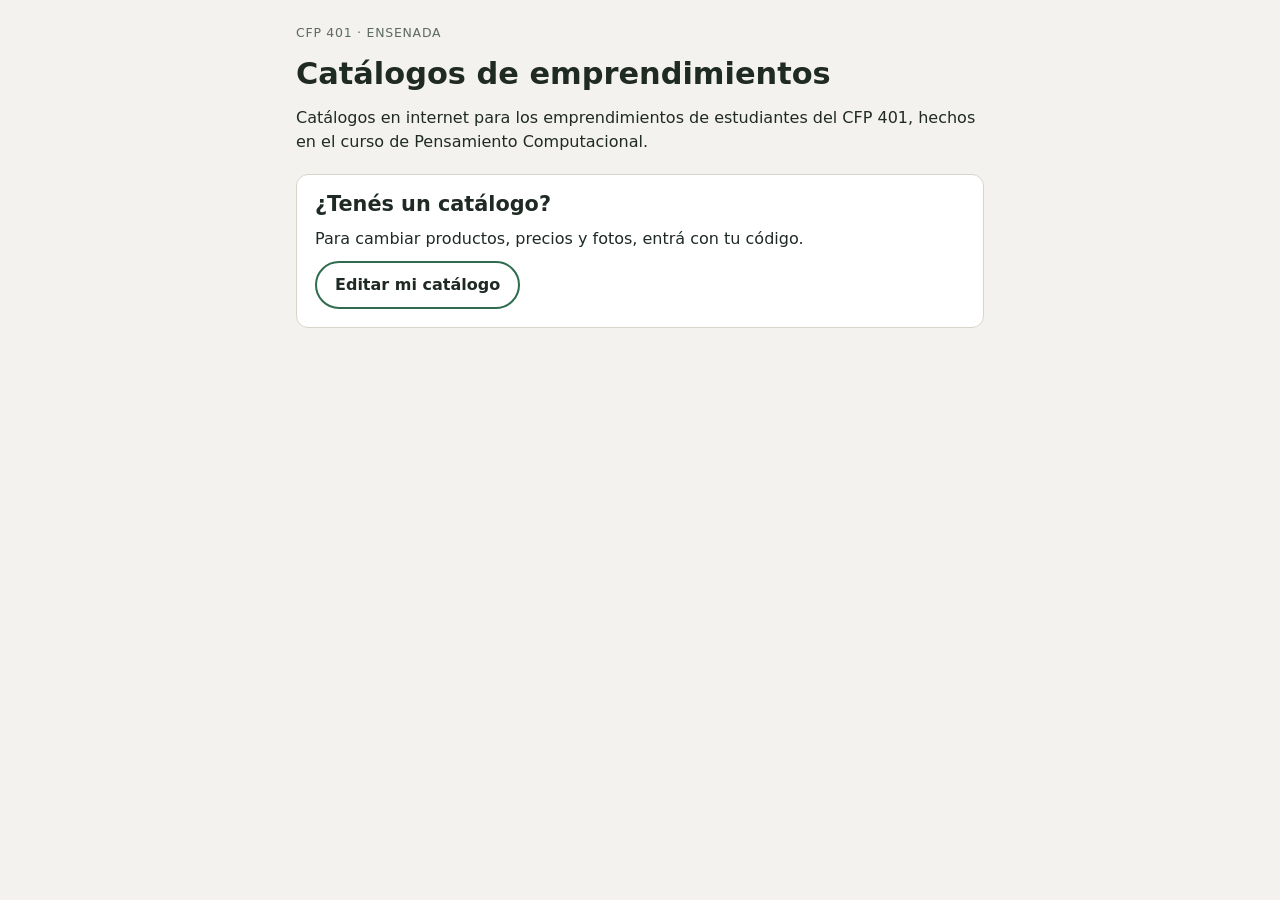
<file: index.html>
<!doctype html>
<html lang="es">
<head>
    <meta charset="utf-8">
    <meta name="viewport" content="width=device-width, initial-scale=1">
    <title>Catálogos · CFP 401</title>
    <link rel="stylesheet" href="herramientas.css">
</head>
<body>
    <main class="hoja">
        <header class="bloque">
            <span class="etiqueta">CFP 401 · Ensenada</span>
            <h1>Catálogos de emprendimientos</h1>
            <p>Catálogos en internet para los emprendimientos de estudiantes del CFP 401, hechos en el curso de Pensamiento Computacional.</p>
        </header>
        <section class="tarjeta">
            <h2>¿Tenés un catálogo?</h2>
            <p>Para cambiar productos, precios y fotos, entrá con tu código.</p>
            <p><a class="secundario" href="editar/">Editar mi catálogo</a></p>
        </section>
    </main>
</body>
</html>
</file>
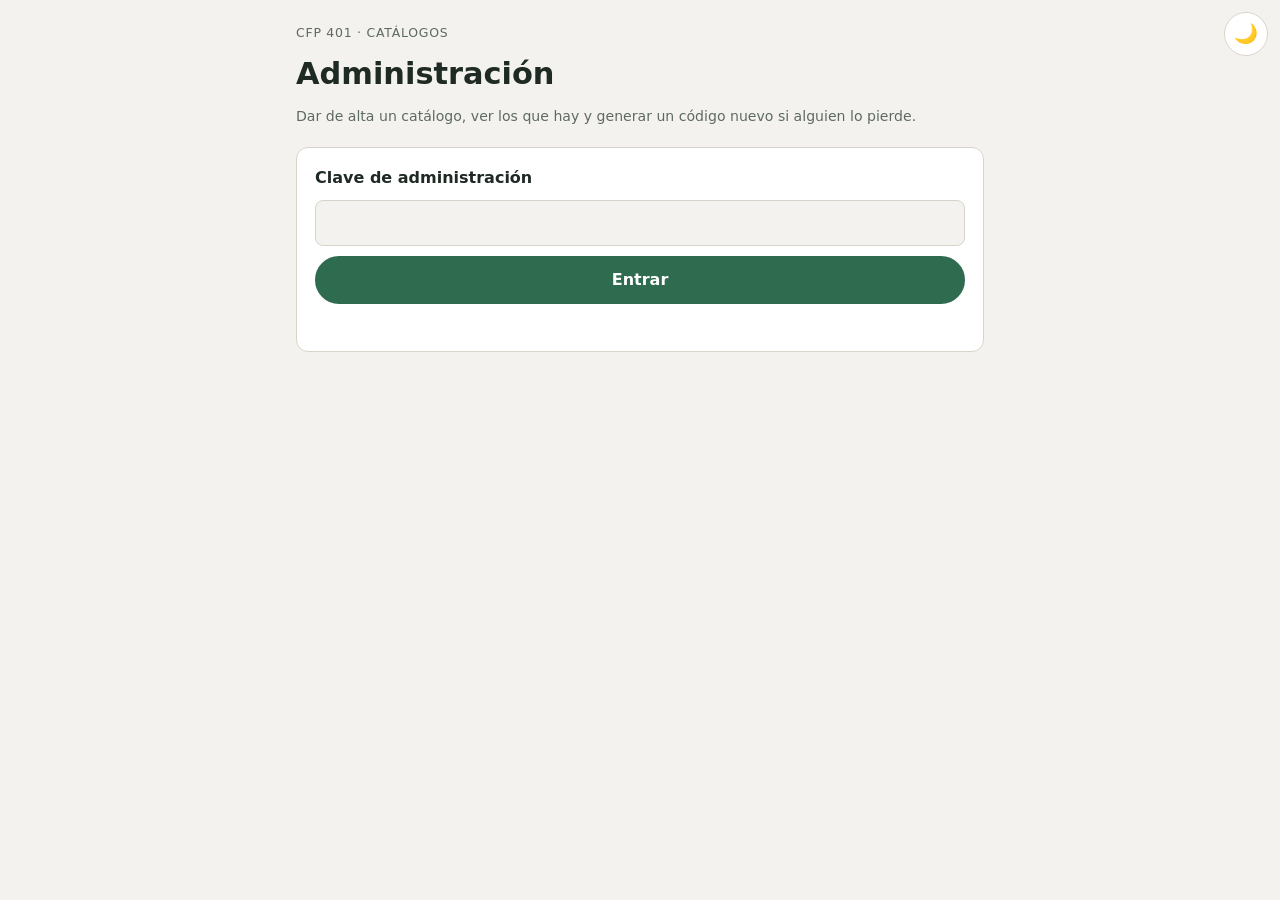
<file: admin/index.html>
<!doctype html>
<html lang="es">
<head>
    <meta charset="utf-8">
    <meta name="viewport" content="width=device-width, initial-scale=1">
    <meta name="robots" content="noindex">
    <title>Catálogos · Administración</title>
    <link rel="stylesheet" href="../herramientas.css">
    <script src="../tema.js"></script>
</head>
<body>
    <main class="hoja">
        <header class="bloque">
            <span class="etiqueta">CFP 401 · Catálogos</span>
            <h1>Administración</h1>
            <p class="nota">Dar de alta un catálogo, ver los que hay y generar un código nuevo si alguien lo pierde.</p>
        </header>

        <form id="form-clave" class="tarjeta">
            <label for="clave">Clave de administración</label>
            <input id="clave" type="password" autocomplete="current-password" required>
            <button type="submit" class="principal">Entrar</button>
            <p class="error" id="error-clave" role="alert"></p>
        </form>

        <div id="panel" class="bloque" hidden>
            <form id="form-alta" class="tarjeta">
                <h2>Dar de alta</h2>
                <label for="a-nombre">Nombre del emprendimiento</label>
                <input id="a-nombre" maxlength="80" required>
                <label for="a-slug">Dirección <small>minúsculas, números y guiones. No se cambia después</small></label>
                <input id="a-slug" maxlength="40" pattern="[a-z0-9][a-z0-9-]{1,38}[a-z0-9]" required>
                <label for="a-enlace">Link del catálogo <small>solo si está en la cuenta de un alumno. Si no, va en la organización</small></label>
                <input id="a-enlace" type="url" placeholder="https://usuario.github.io/catalogo/">
                <button type="submit" class="principal">Dar de alta</button>
                <p class="error" id="error-alta" role="alert"></p>
            </form>

            <section id="resultado" class="tarjeta" hidden>
                <h2 id="r-titulo">Listo</h2>
                <p>Código para editar:</p>
                <p class="codigo-grande" id="r-codigo"></p>
                <label for="r-mensaje">Mensaje para mandarle</label>
                <textarea id="r-mensaje" class="mensaje" readonly></textarea>
                <div class="acciones">
                    <button type="button" id="r-copiar" class="principal">Copiar mensaje</button>
                    <a id="r-armar" class="secundario" target="_blank" rel="noopener">Armar la carpeta del catálogo ↗</a>
                </div>
                <p class="nota">El código no se vuelve a mostrar. Si se pierde, se genera uno nuevo desde la lista.</p>
            </section>

            <section class="bloque">
                <div class="cabeza">
                    <h2>Catálogos</h2>
                    <button type="button" id="recargar" class="enlace">Actualizar la lista</button>
                </div>
                <div class="tabla">
                    <table>
                        <thead><tr><th>Nombre</th><th>Dirección</th><th>Productos</th><th>Último cambio</th><th>🧑‍💻 catalogo.js y repo</th><th></th></tr></thead>
                        <tbody id="filas"></tbody>
                    </table>
                </div>
            </section>
        </div>
    </main>

    <script src="../catalogo.js"></script>
    <script>
    (function () {
        var WORKER = window.Catalogo.WORKER;
        var EDITOR = new URL('../editar/', location.href).href;
        var PANEL = 'https://maxinunez24.github.io/pensamiento-computacional-testing-2026/ejercicios/armar-tu-catalogo/';
        var $ = function (id) { return document.getElementById(id); };
        var clave = '';

        function pedir(ruta, metodo, cuerpo) {
            return fetch(WORKER + ruta, {
                method: metodo,
                headers: { 'X-Admin': clave },
                body: cuerpo ? JSON.stringify(cuerpo) : undefined,
            }).then(function (r) {
                return r.json().catch(function () { return {}; }).then(function (datos) {
                    if (!r.ok) throw new Error(datos.error || 'No se pudo conectar con el Worker.');
                    return datos;
                });
            });
        }

        function slugDe(nombre) {
            return nombre.normalize('NFD').replace(/[̀-ͯ]/g, '').toLowerCase()
                .replace(/[^a-z0-9]+/g, '-').replace(/^-+|-+$/g, '').slice(0, 40);
        }

        function enlaceDe(cat) {
            return cat.enlace || 'https://cfp401-ensenada.github.io/catalogos/' + cat.slug + '/';
        }

        function mostrarCodigo(cat, codigo, titulo) {
            $('resultado').hidden = false;
            $('r-titulo').textContent = titulo;
            $('r-codigo').textContent = codigo;
            $('r-mensaje').value = '¡Hola! Tu catálogo de ' + cat.nombre + ' ya está en internet:\n' + enlaceDe(cat) +
                '\n\nPara cambiar productos, precios y fotos, entrá acá:\n' + EDITOR +
                '\n\nTu código es ' + codigo + '. Es como una contraseña: no lo compartas.';
            var armar = new URL(PANEL);
            armar.searchParams.set('catalogo', cat.slug);
            armar.searchParams.set('nombre', cat.nombre);
            $('r-armar').href = armar.href;
            $('r-armar').hidden = Boolean(cat.enlace) && cat.enlace.indexOf('cfp401-ensenada.github.io') < 0;
            $('resultado').scrollIntoView({ behavior: 'smooth' });
        }

        function fecha(iso) {
            return iso ? new Date(iso).toLocaleString('es-AR', { dateStyle: 'short', timeStyle: 'short' }) : '';
        }

        /* ---------- Modo desarrollador, para todos los catálogos de una vez ----------
         * Lo mismo que el del editor: lee el index.html publicado, mira qué catalogo.js usa y lo
         * compara con el de este sitio. Y deja a mano el repo: la carpeta en la organización o el
         * repositorio del alumno, para subir los archivos sin buscarlos. */
        var NUEVO_URL = new URL('../catalogo.js', location.href).href;
        var REPO_CFP = 'https://github.com/cfp401-ensenada/catalogos';
        var nuevo = null;
        function sinCache(url) { var u = new URL(url); u.searchParams.set('v', Date.now()); return u.href; }
        function igualar(t) { return String(t).replace(/\r\n?/g, '\n').replace(/[ \t]+$/gm, '').trim(); }
        function traer(url) {
            return fetch(sinCache(url), { cache: 'no-store' }).then(function (r) { if (!r.ok) throw new Error(String(r.status)); return r.text(); });
        }
        function codigoNuevo() { return nuevo || (nuevo = traer(NUEVO_URL)); }
        /* El repo de un catálogo que NO está en la organización, armado solo desde su link.
         * Un link de GitHub Pages no dice todo: https://ana.github.io/tienda/ puede ser el repo
         * "tienda", o la carpeta "tienda" del repo "ana.github.io". Y la rama puede ser main,
         * master o gh-pages. Eso se le pregunta a la API pública de GitHub (sin clave: 60
         * consultas por hora, y cada repo se pregunta una sola vez). */
        var repos = {};
        function infoRepo(cuenta, nombre) {
            var clave = (cuenta + '/' + nombre).toLowerCase();
            if (!repos[clave]) {
                repos[clave] = fetch('https://api.github.com/repos/' + cuenta + '/' + nombre)
                    .then(function (r) { return r.ok ? r.json() : null; })
                    .then(function (info) {
                        if (!info) return null;
                        // Si tiene rama gh-pages, se publica desde ahí; si no, desde la principal
                        return fetch('https://api.github.com/repos/' + cuenta + '/' + nombre + '/branches/gh-pages')
                            .then(function (r) { return { url: info.html_url, rama: r.ok ? 'gh-pages' : info.default_branch }; })
                            .catch(function () { return { url: info.html_url, rama: info.default_branch }; });
                    })
                    .catch(function () { return null; });
            }
            return repos[clave];
        }
        /* De un link (la página o un archivo de ella) al repo, la rama y la carpeta. Acepta también
         * el link del repo en github.com, por si alguien pegó ese en vez del de la página. */
        function ubicarEnGithub(link) {
            var u;
            try { u = new URL(link); } catch (e) { return Promise.resolve(null); }
            var partes = u.pathname.split('/').filter(Boolean).map(decodeURIComponent);
            if (u.hostname === 'github.com' && partes.length >= 2) {
                return infoRepo(partes[0], partes[1]).then(function (info) {
                    return info && { url: info.url, rama: info.rama, ruta: [] };
                });
            }
            var cuenta = /^([^.]+)\.github\.io$/i.exec(u.hostname);
            if (!cuenta) return Promise.resolve(null);   // un dominio propio: no hay forma de saber el repo
            var usuario = cuenta[1].toLowerCase();
            var deUsuario = function () {
                return infoRepo(usuario, usuario + '.github.io').then(function (info) {
                    return info && { url: info.url, rama: info.rama, ruta: partes };
                });
            };
            if (!partes.length || partes[0].indexOf('.') >= 0) return deUsuario();
            return infoRepo(usuario, partes[0]).then(function (info) {
                return info ? { url: info.url, rama: info.rama, ruta: partes.slice(1) } : deUsuario();
            });
        }
        function carpeta(ruta) {
            // Sin el archivo del final (index.html), solo las carpetas
            var c = ruta.slice();
            if (c.length && c[c.length - 1].indexOf('.') >= 0) c.pop();
            return c.length ? '/' + c.map(encodeURIComponent).join('/') : '';
        }
        function repoDe(cat) {
            if (!cat.enlace || cat.enlace.indexOf('cfp401-ensenada.github.io/catalogos') >= 0) {
                return Promise.resolve({ ver: REPO_CFP + '/tree/main/' + cat.slug, subir: REPO_CFP + '/upload/main/' + cat.slug });
            }
            return ubicarEnGithub(cat.enlace).then(function (g) {
                if (!g) return null;
                var dir = carpeta(g.ruta);
                return { ver: g.url + '/tree/' + g.rama + dir, subir: g.url + '/upload/' + g.rama + dir };
            });
        }
        /* El editor de GitHub del catalogo.js que la página carga de verdad (puede estar en otra
         * carpeta que la página). */
        function editarEnGithub(urlArchivo) {
            return ubicarEnGithub(urlArchivo).then(function (g) {
                return g && g.ruta.length ? g.url + '/edit/' + g.rama + '/' + g.ruta.map(encodeURIComponent).join('/') : null;
            });
        }
        function enlace(texto, href) {
            var a = document.createElement('a');
            a.textContent = texto;
            a.href = href;
            a.target = '_blank';
            a.rel = 'noopener';
            a.className = 'enlace';
            return a;
        }
        function celdaDev(cat) {
            var td = document.createElement('td');
            var estado = document.createElement('span');
            estado.className = 'nota';
            estado.textContent = 'Mirando…';
            var acciones = document.createElement('div');
            acciones.className = 'acciones';
            // La página que se revisa, para ver de un vistazo si el link guardado es el bueno
            acciones.append(enlace('🔗 Página', enlaceDe(cat)));
            var repo = document.createElement('span');
            repo.className = 'acciones';
            repoDe(cat).then(function (r) {
                if (r) repo.append(enlace('📁 Repo', r.ver), enlace('⬆️ Subir archivos', r.subir));
                else {
                    var nota = document.createElement('span');
                    nota.className = 'nota';
                    nota.textContent = 'No se encontró su repo en GitHub';
                    repo.append(nota);
                }
            });
            acciones.append(repo);
            td.append(estado, acciones);
            revisar(cat, estado, acciones);
            return td;
        }
        function revisar(cat, estado, acciones) {
            var pagina = enlaceDe(cat);
            var publicado;
            codigoNuevo()
                .then(function () { return traer(pagina); })
                .then(function (html) {
                    var etiqueta = /<script[^>]*\ssrc\s*=\s*["']([^"']*catalogo\.js[^"']*)["']/i.exec(html);
                    if (!etiqueta) throw new Error('sin-script');
                    publicado = new URL(etiqueta[1], pagina);
                    publicado.search = '';
                    if (publicado.href === NUEVO_URL) throw new Error('compartido');
                    return traer(publicado.href);
                })
                .then(function (texto) {
                    return codigoNuevo().then(function (n) {
                        if (igualar(texto) === igualar(n)) { estado.textContent = '✅ Al día'; return; }
                        estado.textContent = '⚠️ Versión vieja';
                        var copiar = document.createElement('button');
                        copiar.type = 'button';
                        copiar.className = 'enlace';
                        copiar.textContent = '📋 Copiar el nuevo';
                        copiar.addEventListener('click', function () {
                            navigator.clipboard.writeText(n).then(function () { copiar.textContent = '✅ Copiado: pegalo en GitHub'; });
                        });
                        acciones.prepend(copiar);
                        return editarEnGithub(publicado.href).then(function (editar) {
                            if (editar) acciones.append(enlace('✏️ Editar catalogo.js', editar));
                        });
                    });
                })
                .catch(function (error) {
                    var por = error && error.message;
                    if (por === 'compartido') estado.textContent = '✅ Usa el compartido (se actualiza solo)';
                    else if (por === 'sin-script') estado.textContent = '❔ Su página no carga catalogo.js';
                    else if (por === '404') estado.textContent = '❔ No está en ese link (si está publicada en otro lado, corregilo con ✏️ Editar)';
                    else estado.textContent = '❔ No se pudo revisar';
                });
        }

        function cargar() {
            nuevo = null; // con "Actualizar la lista" se vuelve a leer el catalogo.js nuevo
            return pedir('/admin/catalogos', 'GET').then(function (lista) {
                lista.sort(function (a, b) { return a.nombre.localeCompare(b.nombre, 'es'); });
                $('filas').replaceChildren.apply($('filas'), lista.map(function (cat) {
                    var tr = document.createElement('tr');
                    [cat.nombre, cat.slug, String(cat.productos), fecha(cat.actualizado)].forEach(function (t) {
                        var td = document.createElement('td');
                        td.textContent = t;
                        tr.appendChild(td);
                    });
                    tr.appendChild(celdaDev(cat));
                    var td = document.createElement('td');
                    var editar = document.createElement('button');
                    editar.type = 'button';
                    editar.className = 'enlace';
                    editar.textContent = '✏️ Editar';
                    editar.addEventListener('click', function () { pedirEdicion(cat, tr); });
                    td.appendChild(editar);
                    var b = document.createElement('button');
                    b.type = 'button';
                    b.className = 'enlace';
                    b.textContent = 'Código nuevo';
                    b.addEventListener('click', function () {
                        if (!b.dataset.seguro) {
                            b.dataset.seguro = '1';
                            b.textContent = '¿Seguro? El viejo deja de andar';
                            return;
                        }
                        pedir('/admin/codigo', 'POST', { slug: cat.slug }).then(function (r) {
                            mostrarCodigo(cat, r.codigo, 'Código nuevo para ' + cat.nombre);
                            b.textContent = 'Código nuevo';
                            delete b.dataset.seguro;
                        });
                    });
                    td.appendChild(b);
                    var baja = document.createElement('button');
                    baja.type = 'button';
                    baja.className = 'enlace peligro-texto';
                    baja.textContent = 'Dar de baja';
                    baja.addEventListener('click', function () { pedirBaja(cat, tr); });
                    td.appendChild(baja);
                    tr.appendChild(td);
                    return tr;
                }));
            });
        }

        /* Editar el nombre o el link de un catálogo, en una fila debajo del suyo. La dirección no
         * se cambia: es la clave de sus datos, su código y sus fotos. */
        function pedirEdicion(cat, fila) {
            var vieja = document.getElementById('editar-catalogo');
            if (vieja) vieja.remove();
            var tr = document.createElement('tr');
            tr.id = 'editar-catalogo';
            var td = document.createElement('td');
            td.colSpan = 6;
            var form = document.createElement('form');
            form.className = 'baja edicion';
            var titulo = document.createElement('p');
            titulo.textContent = 'Editar ' + cat.nombre + ' (' + cat.slug + ')';
            var lNombre = document.createElement('label');
            lNombre.textContent = 'Nombre del emprendimiento';
            var nombre = document.createElement('input');
            nombre.maxLength = 80;
            nombre.required = true;
            nombre.value = cat.nombre;
            lNombre.appendChild(nombre);
            var lEnlace = document.createElement('label');
            lEnlace.textContent = 'Link del catálogo (vacío: la carpeta en la organización)';
            var link = document.createElement('input');
            link.type = 'url';
            link.placeholder = 'https://usuario.github.io/catalogo/';
            link.value = cat.enlace && cat.enlace.indexOf('cfp401-ensenada.github.io/catalogos/') < 0 ? cat.enlace : '';
            lEnlace.appendChild(link);
            var guardar = document.createElement('button');
            guardar.type = 'submit';
            guardar.className = 'principal';
            guardar.textContent = 'Guardar';
            var cancelar = document.createElement('button');
            cancelar.type = 'button';
            cancelar.className = 'enlace';
            cancelar.textContent = 'Cancelar';
            cancelar.addEventListener('click', function () { tr.remove(); });
            var error = document.createElement('p');
            error.className = 'error';
            form.append(titulo, lNombre, lEnlace, guardar, cancelar, error);
            form.addEventListener('submit', function (e) {
                e.preventDefault();
                guardar.disabled = true;
                error.textContent = '';
                pedir('/admin/editar', 'POST', { slug: cat.slug, nombre: nombre.value.trim(), enlace: link.value.trim() })
                    .then(function () { tr.remove(); return cargar(); })
                    .catch(function (err) {
                        error.textContent = err.message === 'No encontrado'
                            ? 'El Worker todavía no sabe editar: falta publicarlo (npx wrangler deploy -c worker/wrangler.catalogos.toml).'
                            : err.message;
                    })
                    .then(function () { guardar.disabled = false; });
            });
            td.appendChild(form);
            tr.appendChild(td);
            fila.after(tr);
            nombre.focus();
        }

        /* La baja pide la clave otra vez, escrita en el momento: no alcanza con haber entrado. */
        function pedirBaja(cat, fila) {
            var vieja = document.getElementById('confirmar-baja');
            if (vieja) vieja.remove();
            var tr = document.createElement('tr');
            tr.id = 'confirmar-baja';
            var td = document.createElement('td');
            td.colSpan = 5;
            var form = document.createElement('form');
            form.className = 'baja';
            var texto = document.createElement('p');
            texto.textContent = 'Dar de baja ' + cat.nombre + ' borra sus productos, sus fotos y su código. No se puede deshacer. Para confirmar, escribí la clave de administración otra vez.';
            var clave2 = document.createElement('input');
            clave2.type = 'password';
            clave2.autocomplete = 'off';
            clave2.required = true;
            clave2.setAttribute('aria-label', 'Clave de administración');
            var confirmar = document.createElement('button');
            confirmar.type = 'submit';
            confirmar.className = 'peligro';
            confirmar.textContent = 'Dar de baja ' + cat.nombre;
            var cancelar = document.createElement('button');
            cancelar.type = 'button';
            cancelar.className = 'enlace';
            cancelar.textContent = 'Cancelar';
            cancelar.addEventListener('click', function () { tr.remove(); });
            var error = document.createElement('p');
            error.className = 'error';
            form.append(texto, clave2, confirmar, cancelar, error);
            form.addEventListener('submit', function (e) {
                e.preventDefault();
                fetch(WORKER + '/admin/baja', {
                    method: 'POST',
                    headers: { 'X-Admin': clave2.value },
                    body: JSON.stringify({ slug: cat.slug, confirmar: cat.slug }),
                }).then(function (r) {
                    return r.json().catch(function () { return {}; }).then(function (datos) {
                        if (!r.ok) throw new Error(datos.error || 'No se pudo dar de baja.');
                        $('resultado').hidden = false;
                        $('r-titulo').textContent = cat.nombre + ' quedó dado de baja';
                        $('r-codigo').textContent = '';
                        $('r-mensaje').value = 'Falta borrar su carpeta del repo: https://github.com/cfp401-ensenada/catalogos/tree/main/' + cat.slug;
                        cargar();
                    });
                }).catch(function (err) { error.textContent = err.message; });
            });
            td.appendChild(form);
            tr.appendChild(td);
            fila.after(tr);
            clave2.focus();
        }

        $('form-clave').addEventListener('submit', function (e) {
            e.preventDefault();
            clave = $('clave').value;
            $('error-clave').textContent = '';
            cargar().then(function () {
                try { sessionStorage.setItem('catalogos:admin', clave); } catch (err) { /* nada */ }
                $('form-clave').hidden = true;
                $('panel').hidden = false;
            }).catch(function (error) { $('error-clave').textContent = error.message; });
        });

        $('a-nombre').addEventListener('input', function () {
            if (!$('a-slug').dataset.tocado) $('a-slug').value = slugDe($('a-nombre').value);
        });
        $('a-slug').addEventListener('input', function () { $('a-slug').dataset.tocado = '1'; });

        $('form-alta').addEventListener('submit', function (e) {
            e.preventDefault();
            $('error-alta').textContent = '';
            var cat = { nombre: $('a-nombre').value.trim(), slug: $('a-slug').value.trim(), enlace: $('a-enlace').value.trim() };
            pedir('/admin/alta', 'POST', cat).then(function (r) {
                mostrarCodigo({ nombre: r.nombre, slug: r.slug, enlace: cat.enlace }, r.codigo, cat.nombre + ' quedó dado de alta');
                $('form-alta').reset();
                delete $('a-slug').dataset.tocado;
                cargar();
            }).catch(function (error) { $('error-alta').textContent = error.message; });
        });

        $('r-copiar').addEventListener('click', function () {
            navigator.clipboard.writeText($('r-mensaje').value).then(function () {
                $('r-copiar').textContent = 'Copiado';
            }).catch(function () { $('r-mensaje').select(); });
        });
        $('recargar').addEventListener('click', cargar);

        try {
            var guardada = sessionStorage.getItem('catalogos:admin');
            if (guardada) { $('clave').value = guardada; $('form-clave').requestSubmit(); }
        } catch (err) { /* nada */ }
    })();
    </script>
</body>
</html>
</file>
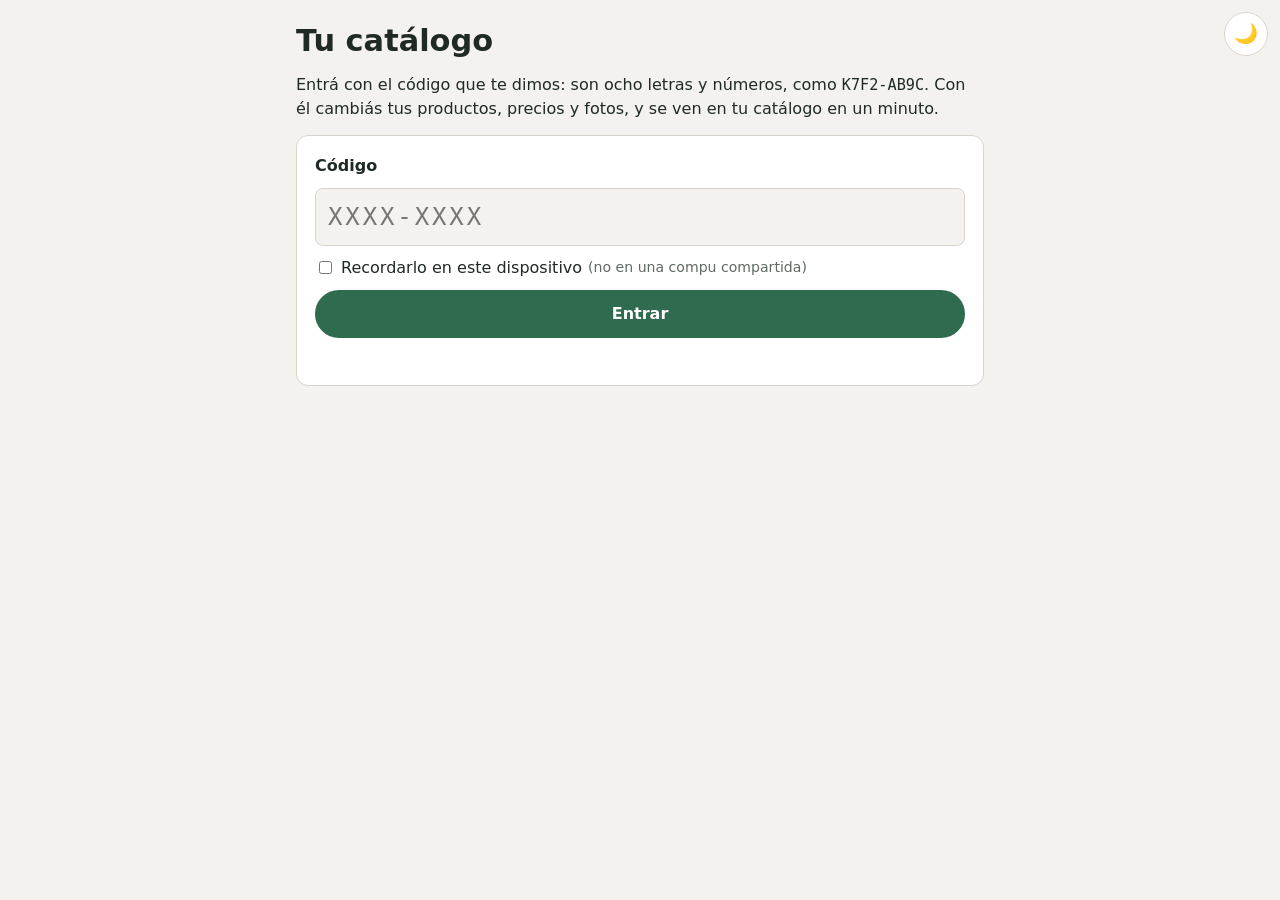
<file: editar/index.html>
<!doctype html>
<html lang="es">
<head>
    <meta charset="utf-8">
    <meta name="viewport" content="width=device-width, initial-scale=1">
    <meta name="robots" content="noindex">
    <title>Editar mi catálogo</title>
    <link rel="stylesheet" href="../herramientas.css">
    <link rel="stylesheet" href="https://fonts.googleapis.com/css2?family=Great+Vibes&display=swap">
    <script src="../tema.js"></script>
</head>
<body>
    <main class="hoja">
        <section id="entrar" class="bloque">
            <h1>Tu catálogo</h1>
            <p>Entrá con el código que te dimos: son ocho letras y números, como <code>K7F2-AB9C</code>. Con él cambiás tus productos, precios y fotos, y se ven en tu catálogo en un minuto.</p>
            <form id="form-entrar" class="tarjeta">
                <label for="codigo">Código</label>
                <input id="codigo" autocomplete="off" autocapitalize="characters" spellcheck="false" maxlength="11" placeholder="XXXX-XXXX" required>
                <label class="casilla"><input type="checkbox" id="recordar"> Recordarlo en este dispositivo <small>(no en una compu compartida)</small></label>
                <button type="submit" class="principal">Entrar</button>
                <p class="error" id="error-entrar" role="alert"></p>
            </form>
        </section>

        <section id="editor" class="bloque" hidden>
            <header class="cabeza">
                <div>
                    <span class="etiqueta">Estás editando</span>
                    <h1 id="nombre-cat"></h1>
                </div>
                <a id="ver" target="_blank" rel="noopener">Ver mi catálogo ↗</a>
            </header>
            <div class="acciones">
                <button type="button" id="nuevo" class="principal">＋ Producto nuevo</button>
                <button type="button" id="abrir-aspecto" class="secundario">🎨 Cómo se ve</button>
                <label class="secundario" for="importar">Importar productos.csv</label>
                <input type="file" id="importar" accept=".csv,text/csv" hidden>
                <button type="button" id="abrir-dev" class="secundario">🧑‍💻 Modo desarrollador</button>
                <button type="button" id="salir" class="enlace">Salir</button>
            </div>
            <div class="aviso-colores" id="aviso-conexion" role="alert" hidden>
                <p><strong>⚠️ Tu página todavía no está conectada al editor.</strong> Lo que cambies acá no se va a ver en ella: sigue mostrando lo de tu <code>productos.csv</code>.</p>
                <p>Para conectarla, arriba de <code>catalogo.py</code> poné <code>CATALOGO = "<span id="aviso-slug"></span>"</code>, corré <code>python catalogo.py</code> y subí de nuevo <code>index.html</code> y <code>catalogo.js</code>. Es una sola vez.</p>
            </div>
            <p class="nota" id="vacio" hidden>Todavía no hay productos. Tocá <strong>Producto nuevo</strong>, o si ya tenés tu <code>productos.csv</code> de la clase, importalo. Mientras no guardes ninguno, tu página muestra los de tu <code>productos.csv</code>; con el primero que guardes, muestra los de acá.</p>
            <ol id="lista" class="lista"></ol>
        </section>
    </main>

    <div class="barra" id="barra" hidden>
        <span id="estado" role="status"></span>
        <button type="button" id="guardar" class="principal">Guardar cambios</button>
    </div>

    <dialog id="ficha">
        <form id="form-ficha" method="dialog" class="ficha">
            <h2 id="ficha-titulo">Producto</h2>
            <label for="f-nombre">Nombre</label>
            <input id="f-nombre" maxlength="80" required>
            <label for="f-precio">Precio <small>solo el número, sin $ ni puntos. Vacío: no se muestra</small></label>
            <input id="f-precio" inputmode="numeric" maxlength="9" pattern="[0-9]*">
            <label for="f-descripcion">Descripción <small>una o dos oraciones</small></label>
            <textarea id="f-descripcion" maxlength="240" rows="2"></textarea>
            <span class="rotulo">Foto</span>
            <div class="foto-campo">
                <div class="foto-vista" id="f-vista"></div>
                <div class="foto-botones">
                    <label class="secundario" for="f-foto">Elegir foto</label>
                    <input type="file" id="f-foto" accept="image/*" hidden>
                    <button type="button" id="f-sacar-foto" class="enlace">Sacar la foto</button>
                    <span class="nota" id="f-foto-estado"></span>
                </div>
            </div>
            <div class="encuadre" id="f-encuadre" hidden>
                <p class="nota">Arrastrá la foto en el círculo para elegir qué parte se ve. Con la barra la alejás (a la izquierda) o la acercás (a la derecha).</p>
                <label for="f-zoom">Alejar o acercar</label>
                <input type="range" id="f-zoom" min="0.2" max="3" step="0.05" value="1">
                <button type="button" id="f-entera" class="enlace">Foto entera</button>
                <button type="button" id="f-centrar" class="enlace">Centrar</button>
            </div>
            <label for="f-emoji">Emoji <small>se ve si no hay foto</small></label>
            <input id="f-emoji" maxlength="8" class="corto">
            <span class="rotulo">Otros datos <small>material, medidas, talles…</small></span>
            <div id="f-detalles" class="detalles-campo"></div>
            <button type="button" id="f-mas-dato" class="enlace">＋ Agregar un dato</button>
            <p class="error" id="error-ficha" role="alert"></p>
            <div class="ficha-pie">
                <button type="button" id="f-borrar" class="peligro">Sacar este producto</button>
                <span class="separador"></span>
                <button type="button" id="f-cancelar" class="secundario">Cancelar</button>
                <button type="submit" id="f-listo" class="principal">Listo</button>
            </div>
        </form>
    </dialog>

    <dialog id="aspecto">
        <form id="form-aspecto" method="dialog" class="ficha">
            <h2>Cómo se ve</h2>
            <p class="nota">Si no cambiás nada acá, tu catálogo queda como lo armaste.</p>
            <label for="a-nombre">Nombre</label>
            <input id="a-nombre" maxlength="60">
            <label for="a-whatsapp">WhatsApp <small>10 números: característica sin el 0 y número sin el 15</small></label>
            <input id="a-whatsapp" inputmode="numeric" maxlength="10" placeholder="2215550000">
            <div class="colores">
                <label>Fondo <input type="color" id="a-fondo"></label>
                <label>Letras <input type="color" id="a-texto"></label>
                <label>Botones y precio <input type="color" id="a-acento"></label>
            </div>
            <div class="acciones">
                <button type="button" id="a-sugerir" class="secundario">🎨 Sugerir colores</button>
                <span class="nota" id="a-paleta"></span>
            </div>
            <!-- El diseño: las opciones las arma editor.js con la lista de catalogo.js (DISENOS) -->
            <span class="rotulo">Letras</span>
            <div class="opciones opciones--letras" id="a-letras" role="group" aria-label="Letras"></div>
            <span class="rotulo">Botones</span>
            <div class="opciones" id="a-botones" role="group" aria-label="Botones"></div>
            <span class="rotulo">Productos</span>
            <div class="opciones" id="a-tarjetas" role="group" aria-label="Productos"></div>
            <div class="acciones">
                <label class="casilla"><input type="checkbox" id="a-adornos" checked> Ramas de adorno en las esquinas</label>
                <button type="button" id="a-sorpresa" class="secundario">🎲 Sorprendeme</button>
            </div>
            <span class="rotulo">Foto de fondo <small>opcional; un GIF queda animado</small></span>
            <div class="acciones">
                <label class="secundario" for="a-foto">Elegir foto</label>
                <input type="file" id="a-foto" accept="image/*" hidden>
                <button type="button" id="a-sacar-foto" class="enlace" hidden>Sacar la foto</button>
                <button type="button" id="a-colores-foto" class="enlace" hidden>Colores de la foto</button>
                <span class="nota" id="a-foto-estado"></span>
            </div>
            <div class="pantallas" id="a-pantallas">
                <figure class="pantalla pantalla--celular">
                    <div class="muestra" aria-hidden="true">
                        <div class="muestra-foto"></div>
                        <div class="muestra-velo"></div>
                        <span class="muestra-nombre"></span>
                        <span class="muestra-producto">Taza de cerámica</span>
                        <span class="muestra-precio">$4.500</span>
                        <span class="muestra-boton">Consultar por WhatsApp</span>
                    </div>
                    <figcaption>En el celular</figcaption>
                </figure>
                <figure class="pantalla pantalla--compu">
                    <div class="muestra" aria-hidden="true">
                        <div class="muestra-foto"></div>
                        <div class="muestra-velo"></div>
                        <span class="muestra-nombre"></span>
                        <span class="muestra-producto">Taza de cerámica</span>
                        <span class="muestra-precio">$4.500</span>
                        <span class="muestra-boton">Consultar por WhatsApp</span>
                    </div>
                    <figcaption>En la compu</figcaption>
                </figure>
            </div>
            <div class="encuadre" id="a-encuadre" hidden>
                <p class="nota">Arrastrá la foto en cualquiera de las dos pantallas para elegir qué parte se ve. Con la barra la alejás (a la izquierda) o la acercás (a la derecha).</p>
                <label for="a-zoom">Alejar o acercar</label>
                <input type="range" id="a-zoom" min="0.2" max="3" step="0.05" value="1">
                <button type="button" id="a-centrar" class="enlace">Centrar</button>
            </div>
            <div class="encuadre" id="a-aclarar" hidden>
                <label for="a-velo">Aclarar la foto <small>para que se lean las letras</small></label>
                <input type="range" id="a-velo" min="0" max="0.9" step="0.05" value="0.55">
            </div>
            <div class="aviso-colores" id="a-aviso" hidden>
                <p id="a-aviso-texto"></p>
                <button type="button" id="a-mis-colores" class="enlace">Volver a mis colores</button>
            </div>
            <p class="error" id="error-aspecto" role="alert"></p>
            <div class="ficha-pie">
                <button type="button" id="a-original" class="enlace">Volver al diseño original</button>
                <span class="separador"></span>
                <button type="button" id="a-cancelar" class="secundario">Cancelar</button>
                <button type="submit" id="a-listo" class="principal">Listo</button>
            </div>
        </form>
    </dialog>

    <dialog id="dev" class="dev">
        <div class="ficha">
            <h2>🧑‍💻 Modo desarrollador</h2>
            <p>Este es <code>catalogo.js</code>: el archivo que hace que tu página muestre lo que cargás en el editor. Es <strong>el mismo para todos los catálogos</strong>: lo tuyo (tu dirección y tu WhatsApp) está en tu <code>index.html</code>, así que este se copia entero, sin cambiarle nada.</p>
            <div class="dev-estado" id="d-estado" data-tipo="espera" role="status">Mirando qué versión tiene tu página…</div>
            <ol class="dev-pasos" id="d-pasos" hidden>
                <li>Tocá <strong>Copiar todo</strong>.</li>
                <li>Tocá <strong>Abrir catalogo.js en GitHub</strong> (te pide entrar con tu cuenta).</li>
                <li>Hacé clic en el código de GitHub, apretá <kbd>Ctrl</kbd> + <kbd>A</kbd> para elegir todo y <kbd>Ctrl</kbd> + <kbd>V</kbd> para pegar el nuevo encima.</li>
                <li>Tocá <strong>Commit changes…</strong> y después otra vez <strong>Commit changes</strong>.</li>
                <li>Esperá un par de minutos y tocá <strong>Revisar de nuevo</strong>.</li>
            </ol>
            <div class="foto-botones">
                <button type="button" id="d-copiar" class="principal" disabled>📋 Copiar todo</button>
                <a id="d-github" class="secundario" target="_blank" rel="noopener" hidden>Abrir catalogo.js en GitHub ↗</a>
                <button type="button" id="d-revisar" class="enlace">Revisar de nuevo</button>
            </div>
            <p class="nota" id="d-ayuda" hidden></p>
            <div class="dev-archivo">
                <div class="dev-cabeza"><span>catalogo.js</span><span id="d-lineas"></span></div>
                <pre class="dev-codigo" id="d-codigo" tabindex="0" aria-label="El código de catalogo.js"></pre>
            </div>
            <div class="ficha-pie">
                <span class="separador"></span>
                <button type="button" id="d-cerrar" class="secundario">Cerrar</button>
            </div>
        </div>
    </dialog>

    <script src="../catalogo.js"></script>
    <script type="module" src="../editor.js"></script>
</body>
</html>
</file>
<file: herramientas.css>
/* Estilos del editor y de la administración: herramientas, no catálogos. */
:root {
    --fondo: #f4f2ee;
    --superficie: #ffffff;
    --texto: #1f2a24;
    --suave: #5d6a62;
    --linea: #d9d4cb;
    --acento: #2f6b4f;
    --peligro: #b3412b;
    /* El código del modo desarrollador, con los colores de GitHub */
    --cod-fondo: #f6f8fa;
    --cod-comentario: #59636e;
    --cod-texto: #0a3069;
    --cod-clave: #cf222e;
    --cod-numero: #0550ae;
    color-scheme: light;
}
/* Modo oscuro: el del sistema, salvo que se elija otro con el botón (tema.js) */
@media (prefers-color-scheme: dark) {
    :root:not([data-tema="claro"]) {
        --fondo: #141916;
        --superficie: #1d2420;
        --texto: #e8ece9;
        --suave: #a2b0a7;
        --linea: #34403a;
        --acento: #6cc39a;
        --peligro: #f08a72;
        --cod-fondo: #0d1117;
        --cod-comentario: #9198a1;
        --cod-texto: #a5d6ff;
        --cod-clave: #ff7b72;
        --cod-numero: #79c0ff;
        color-scheme: dark;
    }
}
:root[data-tema="oscuro"] {
    --fondo: #141916;
    --superficie: #1d2420;
    --texto: #e8ece9;
    --suave: #a2b0a7;
    --linea: #34403a;
    --acento: #6cc39a;
    --peligro: #f08a72;
    --cod-fondo: #0d1117;
    --cod-comentario: #9198a1;
    --cod-texto: #a5d6ff;
    --cod-clave: #ff7b72;
    --cod-numero: #79c0ff;
    color-scheme: dark;
}
* { box-sizing: border-box; }
[hidden] { display: none !important; }
body {
    margin: 0;
    background: var(--fondo);
    color: var(--texto);
    font: 16px/1.5 system-ui, "Segoe UI", sans-serif;
}
.hoja { max-width: 720px; margin: 0 auto; padding: 24px 16px 120px; display: grid; gap: 20px; }
.bloque { display: grid; gap: 14px; }
h1, h2 { margin: 0; line-height: 1.15; }
h1 { font-size: 1.9rem; }
h2 { font-size: 1.3rem; }
p { margin: 0; }
code { font-size: 0.95em; }
.etiqueta { font-size: 0.78rem; letter-spacing: 0.06em; text-transform: uppercase; color: var(--suave); }
.nota, small { color: var(--suave); font-size: 0.88rem; font-weight: 400; }
.error { color: var(--peligro); font-weight: 600; min-height: 1.2em; }
.tarjeta { display: grid; gap: 10px; background: var(--superficie); border: 1px solid var(--linea); border-radius: 12px; padding: 18px; }
label, .rotulo { font-weight: 600; display: flex; flex-wrap: wrap; gap: 6px; align-items: baseline; }
.casilla { font-weight: 400; align-items: center; }
input, textarea {
    font: inherit; color: inherit; background: var(--fondo); width: 100%;
    border: 1px solid var(--linea); border-radius: 8px; padding: 10px 12px;
}
input[type="checkbox"] { width: auto; }
#codigo { font-size: 1.5rem; letter-spacing: 0.12em; text-transform: uppercase; font-family: ui-monospace, Consolas, monospace; }
input.corto { max-width: 8rem; }
input:focus-visible, textarea:focus-visible, button:focus-visible, label:focus-visible, a:focus-visible { outline: 2px solid var(--acento); outline-offset: 2px; }
button, .secundario {
    font: inherit; font-weight: 600; cursor: pointer; border-radius: 999px;
    padding: 10px 18px; border: 2px solid var(--acento); background: transparent; color: var(--acento);
    display: inline-flex; align-items: center; justify-content: center; gap: 6px;
}
.principal { background: var(--acento); color: var(--superficie); }
button:disabled { opacity: 0.5; cursor: default; }
.tema {
    position: fixed; top: 12px; right: 12px; z-index: 2; width: 44px; height: 44px; padding: 0;
    border: 1px solid var(--linea); background: var(--superficie); font-size: 1.2rem;
}
/* Donde el botón no entra al costado de la columna, la página arranca más abajo:
   si no, tapa "Ver mi catálogo" del editor, que va arriba a la derecha. */
@media (max-width: 840px) {
    .hoja { padding-top: 64px; }
}
.enlace { border: 0; padding: 6px 4px; background: none; color: var(--acento); text-decoration: underline; }
.peligro { border-color: var(--peligro); color: var(--peligro); }
.cabeza { display: flex; flex-wrap: wrap; justify-content: space-between; align-items: end; gap: 10px; }
.cabeza a { color: var(--acento); font-weight: 600; }
.acciones { display: flex; flex-wrap: wrap; gap: 10px; align-items: center; }
.lista { list-style: none; margin: 0; padding: 0; display: grid; gap: 8px; }
.lista li { display: flex; gap: 6px; align-items: center; }
.fila {
    flex: 1; min-width: 0; justify-content: flex-start; text-align: left; gap: 12px;
    border: 1px solid var(--linea); border-radius: 12px; background: var(--superficie); color: var(--texto); padding: 8px 12px;
}
.fila-textos { display: grid; min-width: 0; font-weight: 400; }
.fila-textos strong { overflow: hidden; text-overflow: ellipsis; white-space: nowrap; }
.fila-textos span { color: var(--suave); font-size: 0.9rem; }
.mini, .foto-vista {
    flex: none; width: 48px; height: 48px; border-radius: 50%; overflow: hidden;
    display: grid; place-items: center; font-size: 1.5rem; background: var(--fondo);
}
.mini img, .foto-vista img { width: 100%; height: 100%; object-fit: cover; }
.flecha { padding: 8px 12px; border-width: 1px; border-color: var(--linea); color: var(--texto); }
.barra {
    position: fixed; left: 0; right: 0; bottom: 0; display: flex; flex-wrap: wrap; gap: 10px;
    justify-content: space-between; align-items: center; padding: 12px 16px;
    padding-bottom: max(12px, env(safe-area-inset-bottom)); background: var(--superficie); border-top: 1px solid var(--linea);
}
dialog {
    width: min(560px, calc(100% - 24px)); max-height: calc(100% - 24px); padding: 0;
    border: 1px solid var(--linea); border-radius: 14px; background: var(--superficie); color: var(--texto);
}
dialog::backdrop { background: rgba(0, 0, 0, 0.45); }
.ficha { display: grid; gap: 8px; padding: 18px; }
.ficha label, .ficha .rotulo { margin-top: 6px; }
.foto-campo { display: flex; gap: 14px; align-items: center; }
.foto-vista { width: 160px; height: 160px; font-size: 3.4rem; touch-action: none; user-select: none; }
.foto-vista img { -webkit-user-drag: none; user-select: none; }
.foto-vista.movible { cursor: grab; }
.foto-vista.movible:active { cursor: grabbing; }
.encuadre { display: flex; flex-wrap: wrap; gap: 8px 12px; align-items: center; }
.encuadre .nota { flex-basis: 100%; }
.encuadre input[type="range"] { flex: 1; min-width: 140px; padding: 0; accent-color: var(--acento); }
.foto-botones { display: flex; flex-wrap: wrap; gap: 8px; align-items: center; }
.detalles-campo { display: grid; gap: 6px; }
.dato { display: grid; grid-template-columns: 1fr 1.6fr auto; gap: 6px; }
.ficha-pie { display: flex; flex-wrap: wrap; gap: 8px; margin-top: 12px; align-items: center; }
.separador { flex: 1; }
table { border-collapse: collapse; width: 100%; font-size: 0.95rem; }
th, td { text-align: left; padding: 8px; border-bottom: 1px solid var(--linea); vertical-align: top; }
th { font-size: 0.78rem; text-transform: uppercase; letter-spacing: 0.05em; color: var(--suave); }
.tabla { overflow-x: auto; }
.codigo-grande { font: 700 2rem ui-monospace, Consolas, monospace; letter-spacing: 0.1em; }
textarea.mensaje { min-height: 9rem; font-size: 0.95rem; }
.peligro-texto { color: var(--peligro); }
.baja { display: grid; gap: 8px; padding: 12px; border: 1px solid var(--peligro); border-radius: 10px; }
/* Editar un catálogo: el mismo formulario en línea, sin el rojo de peligro */
.baja.edicion { border-color: var(--acento); }
.baja.edicion label { display: grid; gap: 4px; }
/* "Cómo se ve": los colores y la muestra del catálogo */
.colores { display: flex; flex-wrap: wrap; gap: 12px 20px; }
.colores label { font-weight: 600; gap: 8px; align-items: center; }
.colores input[type="color"] { width: 3.2rem; height: 2.4rem; padding: 0; border: 0; background: none; }
/* Dos pantallas, una de celular y una de compu: el fondo ocupa la pantalla entera, así que se
   recorta distinto en cada una. La foto va en su capa, con el mismo encuadre que el catálogo. */
.pantallas { display: flex; gap: 12px; align-items: flex-end; }
.pantalla { margin: 0; display: grid; gap: 4px; justify-items: center; }
.pantalla figcaption { color: var(--suave); font-size: 0.8rem; }
.pantalla--celular { flex: 0 0 34%; max-width: 150px; }
.pantalla--compu { flex: 1; min-width: 0; }
.pantalla--celular .muestra { aspect-ratio: 9 / 17; border-radius: 16px; }
.pantalla--compu .muestra { aspect-ratio: 16 / 10; }
.muestra {
    position: relative; overflow: hidden; display: flex; flex-wrap: wrap; align-content: flex-start; align-items: center;
    gap: 6px 8px; width: 100%; padding: 10px 12px; border-radius: 10px; border: 1px solid var(--linea);
    font-size: 0.72rem; touch-action: none; user-select: none;
}
.muestra.movible { cursor: grab; }
.muestra.movible:active { cursor: grabbing; }
.muestra > :not(.muestra-velo, .muestra-foto) { position: relative; }
.muestra-velo, .muestra-foto { position: absolute; inset: 0; pointer-events: none; }
.muestra-foto { background-size: cover; background-repeat: no-repeat; }
.muestra-nombre { flex-basis: 100%; text-align: center; font: 400 1.7rem "Great Vibes", cursive, serif; }
.muestra-producto { font-weight: 600; }
.muestra-precio { font-weight: 700; padding: 2px 10px; border-radius: 999px; }
.muestra-boton { font-weight: 600; padding: 2px 10px; border: 2px solid; border-radius: 999px; }
/* El diseño: letras, botones y productos, como chips; la muestra los copia */
.opciones { display: flex; flex-wrap: wrap; gap: 6px; }
.opciones button { padding: 6px 12px; border-radius: 999px; border: 1px solid var(--linea); background: none; color: inherit; font: inherit; font-size: 0.9rem; cursor: pointer; }
.opciones button[aria-pressed="true"] { border-color: currentColor; box-shadow: inset 0 0 0 2px currentColor; font-weight: 700; }
.opciones--letras button { font-size: 1.05rem; }
.muestra[data-botones="relleno"] .muestra-boton, .muestra[data-botones="redondeado"] .muestra-boton { background: var(--m-acento); color: var(--m-sobre) !important; border-color: var(--m-acento); }
.muestra[data-botones="redondeado"] .muestra-boton, .muestra[data-botones="redondeado"] .muestra-precio { border-radius: 6px; }
.muestra[data-botones="recto"] .muestra-boton, .muestra[data-botones="recto"] .muestra-precio { border-radius: 0; text-transform: uppercase; letter-spacing: 0.06em; }
.muestra[data-tarjetas="sombra"] .muestra-producto, .muestra[data-tarjetas="borde"] .muestra-producto { padding: 2px 8px; border-radius: 8px; }
.muestra[data-tarjetas="sombra"] .muestra-producto { background: rgba(255, 255, 255, 0.16); box-shadow: 0 3px 8px rgba(0, 0, 0, 0.25); }
.muestra[data-tarjetas="borde"] .muestra-producto { border: 2px solid var(--m-acento); }
.aviso-colores { padding: 10px 12px; border-radius: 10px; border: 1px solid #c2770a; display: grid; gap: 4px; }
.aviso-colores p { margin: 0; }

/* ---------- Modo desarrollador ---------- */
dialog.dev { width: min(860px, calc(100% - 24px)); }
a.secundario { display: inline-block; text-decoration: none; color: var(--texto); }
.dev-estado { padding: 10px 12px; border-radius: 10px; border: 1px solid var(--linea); font-weight: 600; }
.dev-estado[data-tipo="ok"] { border-color: var(--acento); color: var(--acento); }
.dev-estado[data-tipo="viejo"] { border-color: #c2770a; }
.dev-pasos { margin: 0; padding-left: 1.4rem; display: grid; gap: 4px; }
kbd {
    font: 600 0.85em ui-monospace, Consolas, monospace; padding: 1px 6px;
    border: 1px solid var(--linea); border-bottom-width: 2px; border-radius: 5px; background: var(--fondo);
}
.dev-archivo { border: 1px solid var(--linea); border-radius: 10px; overflow: hidden; }
.dev-cabeza {
    display: flex; justify-content: space-between; gap: 10px; padding: 8px 12px;
    font: 600 0.85rem ui-monospace, Consolas, monospace; background: var(--fondo); border-bottom: 1px solid var(--linea);
}
.dev-cabeza span:last-child { color: var(--suave); font-weight: 400; }
.dev-codigo {
    margin: 0; max-height: 50vh; overflow: auto; padding: 8px 0; background: var(--cod-fondo);
    font: 0.82rem/1.55 ui-monospace, Consolas, monospace; tab-size: 4; counter-reset: linea;
}
.dev-codigo .l { display: block; padding-right: 16px; white-space: pre; }
.dev-codigo .l::before {
    counter-increment: linea; content: counter(linea); display: inline-block; width: 3.2em;
    padding-right: 1em; margin-right: 0.6em; text-align: right; color: var(--suave);
    border-right: 1px solid var(--linea); user-select: none;
}
.dev-codigo .c { color: var(--cod-comentario); font-style: italic; }
.dev-codigo .s { color: var(--cod-texto); }
.dev-codigo .k { color: var(--cod-clave); }
.dev-codigo .n { color: var(--cod-numero); }
</file>
